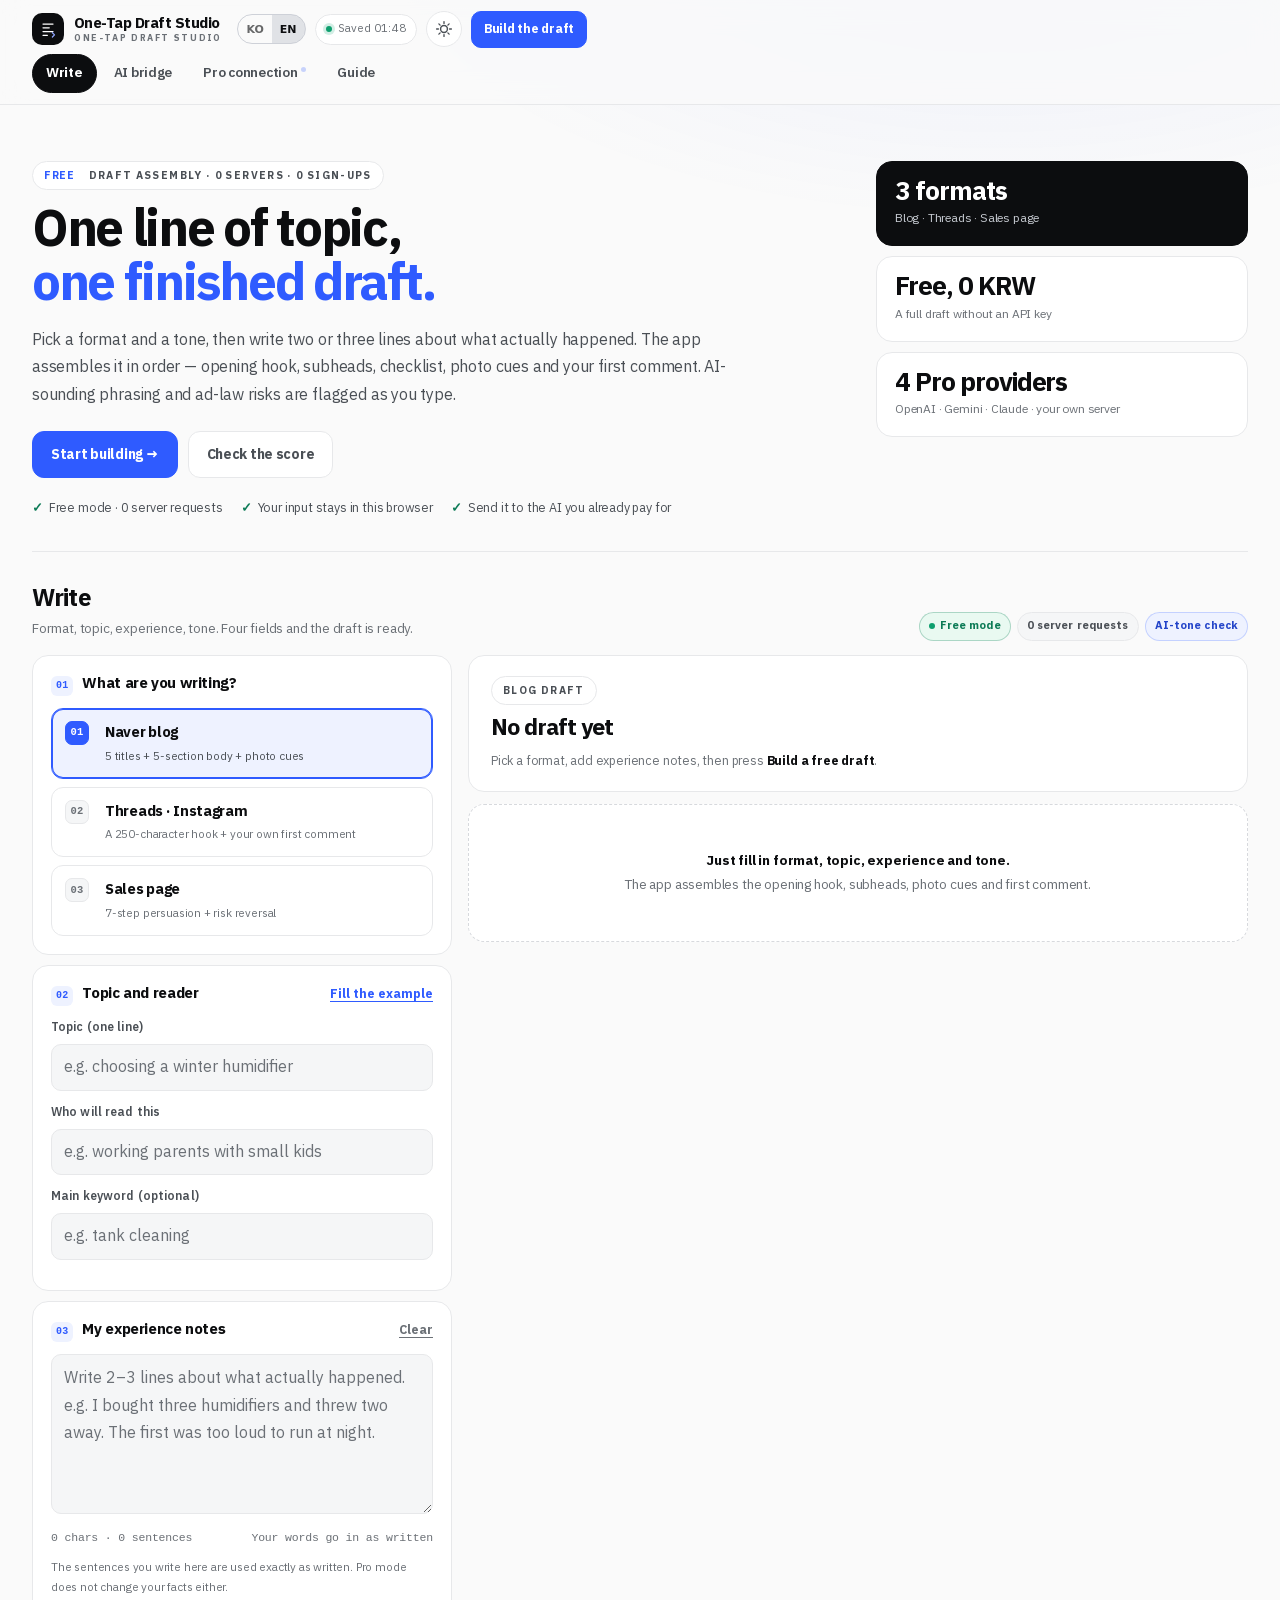
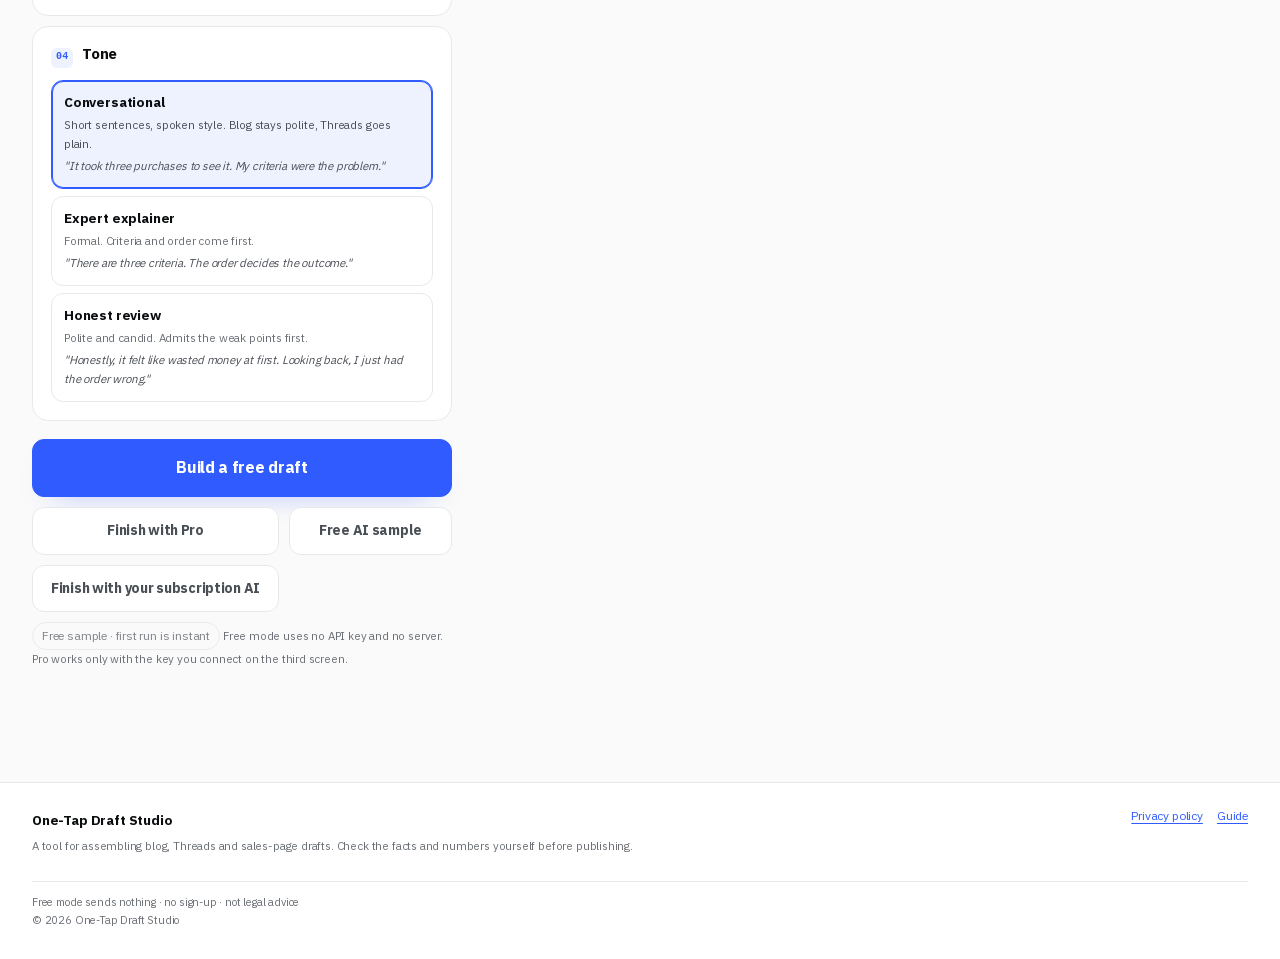
<file: index.html>
<!DOCTYPE html>
<html lang="ko" data-theme="light" data-design="designref.v2/crisp-bento">
<head>
<meta charset="utf-8" />
<meta name="viewport" content="width=device-width, initial-scale=1, viewport-fit=cover" />
<title>원탭 원고 스튜디오 — 블로그·스레드·상세페이지 완성 원고 조립기</title>
<meta name="description" content="주제와 내 경험 2~3줄만 넣으면 네이버 블로그 원고, 스레드 훅·첫 댓글, 상세페이지 7단 카피를 조립합니다. API 키 없이 무료로 쓰고, OpenAI·Gemini·Claude·자체 서버를 연결하면 완성 원고를 바로 받습니다. AI 티·표시광고법 위험을 실시간으로 점검합니다." />
<meta name="theme-color" content="#FAFAFA" />
<meta name="color-scheme" content="light dark" />
<link rel="canonical" href="https://marcj81.github.io/ai-writer-studio/" />
<link rel="icon" href="favicon.svg" type="image/svg+xml" />
<link rel="stylesheet" href="styles.css" />
<script src="i18n-strings.js"></script>
<script src="engines/i18n.js"></script>
<script type="application/ld+json">
{"@context":"https://schema.org","@type":"WebApplication","name":"원탭 원고 스튜디오","applicationCategory":"BusinessApplication","operatingSystem":"Web","offers":{"@type":"Offer","price":"0","priceCurrency":"KRW"},"description":"주제·타깃·경험 메모로 블로그 원고, 스레드 타래, 상세페이지 카피를 조립하고 AI 티·표시광고법 위험을 점검하는 무료 웹앱.","inLanguage":"ko"}
</script>
</head>
<body>
<a class="skip-link" href="#main">본문으로 바로가기</a>

<header class="topbar">
  <div class="topbar-inner">
    <a class="brand" href="#write" data-tab-link="write" aria-label="원탭 원고 스튜디오 홈">
      <span class="brand-mark" aria-hidden="true">
        <svg viewBox="0 0 32 32" width="20" height="20">
          <path d="M8 8h16M8 14h10M8 20h16M8 26h7" stroke="currentColor" stroke-width="2" stroke-linecap="round" />
          <path d="M23 22l3.4 3.4L23 28.8" fill="none" stroke="#8FA5FF" stroke-width="2" stroke-linecap="round" stroke-linejoin="round" />
        </svg>
      </span>
      <span class="brand-text">
        <strong>원탭 원고 스튜디오</strong>
        <small>ONE-TAP DRAFT STUDIO</small>
      </span>
    </a>

    <nav class="tabs" role="tablist" aria-label="주요 화면">
      <button class="tab is-active" role="tab" aria-selected="true" aria-controls="view-write" id="tab-write" data-tab="write">원고 작성</button>
      <button class="tab" role="tab" aria-selected="false" aria-controls="view-bridge" id="tab-bridge" data-tab="bridge">AI 브리지</button>
      <button class="tab" role="tab" aria-selected="false" aria-controls="view-pro" id="tab-pro" data-tab="pro">Pro 연결<span class="pro-dot" aria-hidden="true"></span></button>
      <button class="tab" role="tab" aria-selected="false" aria-controls="view-guide" id="tab-guide" data-tab="guide">사용 안내</button>
    </nav>

    <div class="top-actions">
      <span class="save-state" id="save-state" aria-live="polite">자동 저장됨</span>
      <button type="button" class="icon-btn" id="btn-theme" aria-label="다크 모드로 전환" title="라이트/다크">
        <svg class="ico-sun" viewBox="0 0 20 20" width="18" height="18" aria-hidden="true"><circle cx="10" cy="10" r="3.8" fill="none" stroke="currentColor" stroke-width="1.6"/><path d="M10 1.8v2M10 16.2v2M1.8 10h2M16.2 10h2M4.3 4.3l1.4 1.4M14.3 14.3l1.4 1.4M15.7 4.3l-1.4 1.4M5.7 14.3l-1.4 1.4" stroke="currentColor" stroke-width="1.5" stroke-linecap="round"/></svg>
        <svg class="ico-moon" viewBox="0 0 20 20" width="18" height="18" aria-hidden="true"><path d="M16.4 12.3A6.8 6.8 0 0 1 7.7 3.6a6.8 6.8 0 1 0 8.7 8.7z" fill="none" stroke="currentColor" stroke-width="1.6" stroke-linejoin="round"/></svg>
      </button>
      <button type="button" class="btn btn-primary btn-sm" id="top-primary">
        <span id="top-primary-label">초안 조립</span>
      </button>
    </div>
  </div>
</header>

<main id="main" tabindex="-1">

  <!-- ═══ 원고 작성 ═══ -->
  <section class="view is-active" id="view-write" role="tabpanel" aria-labelledby="tab-write">
    <div class="hero">
      <div class="hero-copy">
        <p class="kicker"><b>FREE</b>원고 조립 · 서버 0 · 가입 0</p>
        <h1>주제 한 줄이면,<br /><em>원고 한 편.</em></h1>
        <p class="hero-lead">포맷과 말투를 고르고, 실제로 겪은 일을 두세 줄 적으면 됩니다. 도입 훅부터 소제목, 체크리스트, 사진 위치, 첫 댓글까지 순서대로 조립합니다. AI 티와 표시광고법 위험은 쓰는 동안 바로 표시됩니다.</p>
        <div class="hero-cta">
          <a class="btn btn-primary" href="#write-form">원고 조립 시작 →</a>
          <a class="btn btn-ghost" href="#draft-title">점수 확인하기</a>
        </div>
        <div class="hero-trust">
          <span>무료 모드 서버 전송 0건</span><span>입력값은 이 브라우저에만</span><span>쓰던 AI 구독에 프롬프트로</span>
        </div>
      </div>
      <ul class="hero-facts" aria-label="이 앱의 기준">
        <li><strong>포맷 3종</strong><span>블로그 · 스레드 · 상세페이지</span></li>
        <li><strong>무료 0원</strong><span>API 키 없이 초안 완성</span></li>
        <li><strong>Pro 4곳</strong><span>OpenAI · Gemini · Claude · 자체 서버</span></li>
      </ul>
    </div>

    <div class="sec">
      <div>
        <h2>원고 작성</h2>
        <p>포맷 · 주제 · 경험 · 말투. 네 칸이면 초안이 나옵니다.</p>
      </div>
      <div class="sec-tags">
        <span class="tag live">무료 모드</span><span class="tag">서버 전송 0</span><span class="tag blue">AI 티 점검</span>
      </div>
    </div>

    <div class="studio">
      <aside class="panel panel-input" aria-label="원고 조건">
        <form id="write-form" novalidate>
          <div class="step">
            <div class="step-head"><span class="step-no">01</span><h2>무엇을 쓸까요</h2></div>
            <div class="format-grid" id="format-grid" role="radiogroup" aria-label="포맷"></div>
          </div>

          <div class="step">
            <div class="step-head"><span class="step-no">02</span><h2>주제와 독자</h2>
              <button type="button" class="link-btn" id="btn-sample">예시 채우기</button>
            </div>
            <label class="field"><span>주제 (한 줄)</span>
              <input id="f-topic" class="input" type="text" maxlength="60" placeholder="예) 겨울 가습기 고르기" autocomplete="off" />
            </label>
            <label class="field"><span>이 글을 읽을 사람</span>
              <input id="f-target" class="input" type="text" maxlength="40" placeholder="예) 아이 키우는 맞벌이 부모" autocomplete="off" />
            </label>
            <label class="field"><span>핵심 키워드 (선택)</span>
              <input id="f-keyword" class="input" type="text" maxlength="30" placeholder="예) 물통 세척" autocomplete="off" />
            </label>
          </div>

          <div class="step">
            <div class="step-head"><span class="step-no">03</span><h2>내 경험 메모</h2>
              <button type="button" class="link-btn muted" id="btn-clear-exp">비우기</button>
            </div>
            <label class="sr-only" for="f-experience">내 경험 메모</label>
            <textarea id="f-experience" class="input area" rows="5" placeholder="실제로 겪은 일을 2~3줄로 적으세요.&#10;예) 가습기 3대 사고 2대를 버렸어요.&#10;소리가 커서 밤에 못 켠 게 첫 번째 이유였습니다."></textarea>
            <div class="input-foot">
              <span class="counter" id="exp-count">0자 · 0문장</span>
              <span class="counter">3곳에 그대로 들어갑니다</span>
            </div>
            <p class="form-note">여기 적은 문장은 지어내지 않고 그대로 씁니다. Pro 모드에서도 사실은 바꾸지 않습니다.</p>
          </div>

          <div class="step">
            <div class="step-head"><span class="step-no">04</span><h2>말투</h2></div>
            <div class="tone-grid" id="tone-grid" role="radiogroup" aria-label="말투"></div>
          </div>

          <div class="step" id="product-step">
            <div class="step-head"><span class="step-no">05</span><h2>제품·가격 <span class="counter">(상세페이지에서 사용)</span></h2></div>
            <div class="field-row">
              <label class="field"><span>제품 이름</span>
                <input id="f-product" class="input" type="text" maxlength="40" placeholder="예) 위에서 채우는 가습기" autocomplete="off" />
              </label>
              <label class="field"><span>가격 표기</span>
                <input id="f-price" class="input" type="text" maxlength="30" placeholder="예) 39,000원" autocomplete="off" />
              </label>
            </div>
            <p class="form-note">가격과 환불 조건은 실제 정책만 적으세요. 앱이 조건을 만들지 않습니다.</p>
          </div>

          <button type="submit" class="btn btn-primary btn-lg" id="btn-assemble">무료로 초안 조립</button>
          <div class="field-row" style="margin-top:10px">
            <button type="button" class="btn btn-ghost" id="btn-pro-write">Pro로 완성</button>
            <button type="button" class="btn btn-ghost" id="btn-free-write">무료 AI 맛보기</button>
            <button type="button" class="btn btn-ghost" id="btn-bridge-write">구독 AI로 완성</button>
          </div>
          <p class="form-note"><span id="free-badge"></span> 무료 모드는 API 키도 서버도 쓰지 않습니다. Pro는 3번 화면에서 연결한 키로만 동작합니다.</p>
          <div id="free-upgrade" class="free-upgrade-slot"></div>
        </form>
      </aside>

      <section class="panel panel-result" aria-labelledby="draft-title">
        <div class="result-head">
          <div>
            <p class="kicker" id="draft-kicker">DRAFT</p>
            <h2 id="draft-title">아직 원고가 없습니다</h2>
            <p class="result-meta" id="draft-meta">포맷을 고르고 경험 메모를 넣은 뒤 <strong>무료로 초안 조립</strong>을 누르세요.</p>
          </div>
          <div class="score-box" id="score-box" hidden>
            <span class="score-num" id="score-num">0<span>/100</span></span>
            <span class="grade" id="score-grade" data-g="A">A</span>
            <div>
              <div class="score-label" id="score-label">점검 전</div>
              <div class="score-label" id="char-line">0자 / 목표 0자</div>
            </div>
            <div class="meter" aria-hidden="true"><span id="score-meter" style="width:0%"></span></div>
          </div>
        </div>

        <p class="empty-state" id="result-empty"><strong>포맷 · 주제 · 경험 · 말투만 채우면 됩니다.</strong><br />도입 훅부터 소제목, 사진 위치, 첫 댓글까지 앱이 조립합니다.</p>

        <div id="result-body" hidden>
          <div id="titles-wrap" hidden>
            <div class="step-head"><h2 id="titles-title">제목 5안</h2><span class="counter" id="titles-note">28~42자 권장</span></div>
            <div class="title-cards" id="titles-list"></div>
          </div>

          <div class="editor-wrap">
            <div class="editor-bar">
              <span class="kicker" id="editor-kicker">본문</span>
              <span class="spacer"></span>
              <button type="button" class="btn btn-ghost btn-sm" id="btn-variant">다른 구성</button>
              <button type="button" class="btn btn-ghost btn-sm" id="btn-polish">AI 티 다듬기</button>
            </div>
            <label class="sr-only" for="draft-editor">원고 본문</label>
            <textarea id="draft-editor" class="editor" spellcheck="false" placeholder="여기에 원고가 나옵니다. 자유롭게 고쳐도 점검은 계속 갱신됩니다."></textarea>
            <div class="editor-bar">
              <button type="button" class="btn btn-ghost btn-sm" id="btn-copy">본문 복사</button>
              <button type="button" class="btn btn-ghost btn-sm" id="btn-md">MD</button>
              <button type="button" class="btn btn-ghost btn-sm" id="btn-html">HTML</button>
              <button type="button" class="btn btn-ghost btn-sm" id="btn-txt">TXT</button>
              <span class="spacer"></span>
              <button type="button" class="btn btn-ghost btn-sm" id="btn-pro-polish">Pro로 다듬기</button>
            </div>
            <div class="editor-bar copy-row">
              <span class="counter">형식 복사</span>
              <button type="button" class="link-btn muted" id="btn-copy-md">Markdown</button>
              <button type="button" class="link-btn muted" id="btn-copy-html">HTML</button>
              <button type="button" class="link-btn muted" id="btn-copy-txt">텍스트</button>
            </div>
          </div>

          <div id="thread-extras" hidden>
            <div class="hook-box">
              <div class="hb-head">
                <h3>첫 줄 (훅) — 250자 제한</h3>
                <span class="hb-num" id="hook-count">0자</span>
              </div>
              <p id="hook-text">—</p>
            </div>
            <div class="hook-box comment-box" style="margin-top:8px">
              <div class="hb-head">
                <h3>자기 첫 댓글 (1분 안에 달기)</h3>
                <button type="button" class="link-btn" id="btn-copy-comment">복사</button>
              </div>
              <label class="sr-only" for="first-comment">자기 첫 댓글</label>
              <textarea id="first-comment" class="input area"></textarea>
            </div>
          </div>

          <details class="details" id="outline-details" open>
            <summary>구조 · 사진 배치 <span class="sum-meta" id="outline-meta">—</span></summary>
            <div class="details-body">
              <div>
                <p class="kicker">소제목 흐름</p>
                <ul class="outline-list" id="outline-list"></ul>
              </div>
              <div>
                <p class="kicker">사진·캡처 위치</p>
                <ul class="photo-list" id="photo-list"></ul>
              </div>
              <p class="form-note" id="remaining-note">—</p>
            </div>
          </details>

          <details class="details" id="style-details" open>
            <summary>문체 진단 <span class="sum-meta" id="style-meta">—</span></summary>
            <div class="details-body">
              <div class="style-grid" id="style-grid"></div>
              <ul class="style-tips" id="style-tips"></ul>
            </div>
          </details>

          <details class="details" id="quality-details" open>
            <summary>점검 결과 <span class="sum-meta" id="quality-meta">—</span></summary>
            <div class="details-body">
              <ul class="issue-list" id="issue-list"></ul>
              <p class="form-note" id="issue-empty" hidden>걸리는 표현이 없습니다. 이대로 올려도 좋습니다.</p>
              <div class="positive-list" id="positive-list"></div>
            </div>
          </details>
        </div>
      </section>
    </div>
  </section>

  <!-- ═══ AI 브리지 ═══ -->
  <section class="view" id="view-bridge" role="tabpanel" aria-labelledby="tab-bridge" hidden>
    <div class="page-head">
      <p class="kicker">AI BRIDGE · 무료</p>
      <h1>내 구독 AI에게 <em>맥락</em>을 넘기기.</h1>
      <p class="lead">지금 화면의 주제·경험 메모·말투·금지 규칙을 한 장 프롬프트로 묶습니다. 복사해서 ChatGPT·Claude·Gemini에 붙여넣으면 같은 원고를 더 길고 자연스럽게 받을 수 있습니다. API 키는 필요 없습니다.</p>
    </div>
    <div class="bridge-grid">
      <section class="panel">
        <div class="step-head"><span class="step-no">01</span><h2>프롬프트</h2>
          <button type="button" class="link-btn" id="btn-bridge-build">지금 입력으로 다시 만들기</button>
        </div>
        <div class="bridge-context" id="bridge-context">원고 작성 화면의 입력을 기준으로 만듭니다.</div>
        <label class="sr-only" for="bridge-prompt">AI에 보낼 프롬프트</label>
        <textarea id="bridge-prompt" class="input area mono prompt-area" readonly></textarea>
        <div class="bridge-actions">
          <button type="button" class="btn btn-primary" id="btn-bridge-copy">프롬프트 복사</button>
          <button type="button" class="btn btn-ghost" data-open-ai="chatgpt">ChatGPT 열기</button>
          <button type="button" class="btn btn-ghost" data-open-ai="claude">Claude 열기</button>
          <button type="button" class="btn btn-ghost" data-open-ai="gemini">Gemini 열기</button>
        </div>
        <p class="form-note">새 탭으로 열립니다. 받은 원고는 아래에 붙여넣으면 편집기로 가져옵니다.</p>

        <div class="step-head mt"><span class="step-no">02</span><h2>받은 원고 붙여넣기</h2></div>
        <label class="sr-only" for="ai-paste">AI가 준 원고</label>
        <textarea id="ai-paste" class="input area" rows="5" placeholder="AI가 준 원고를 그대로 붙여넣으세요. 제목 후보가 섞여 있으면 본문만 남기고 지우면 됩니다."></textarea>
        <button type="button" class="btn btn-ghost" id="btn-ai-import">편집기로 가져오기</button>
      </section>

      <section class="panel">
        <div class="step-head"><span class="step-no">03</span><h2>이 프롬프트에 들어가는 것</h2></div>
        <div class="privacy-box">
          <h3>들어가는 정보</h3>
          <ul>
            <li>주제 · 독자 · 핵심 키워드</li>
            <li>내 경험 메모(적은 그대로)</li>
            <li>말투와 포맷별 구조 규칙</li>
            <li>금지 표현 목록(표시광고법 · AI 티)</li>
          </ul>
          <p>계정 정보, 연락처, 다른 화면의 내용은 넣지 않습니다. 프롬프트는 이 브라우저에서만 만들어지고, 복사하기 전에는 아무 데도 전송되지 않습니다.</p>
        </div>
        <div class="privacy-box" style="margin-top:12px">
          <h3>왜 구독 AI인가</h3>
          <p>이미 쓰고 있는 ChatGPT·Claude·Gemini 구독이 있다면 추가 결제 없이 가장 긴 원고를 받을 수 있습니다. 앱은 프롬프트만 만들어 주고, 전송은 사용자가 직접 합니다.</p>
        </div>
        <div class="privacy-box" style="margin-top:12px">
          <h3>받은 원고 검수</h3>
          <p>가져오면 자동으로 AI 티·금지어·분량을 다시 점검합니다. 그대로 올리기 전에 경험과 수치가 맞는지 한 번만 확인하세요.</p>
        </div>
      </section>
    </div>
  </section>

  <!-- ═══ Pro 연결 ═══ -->
  <section class="view" id="view-pro" role="tabpanel" aria-labelledby="tab-pro" hidden>
    <div class="page-head">
      <p class="kicker">PRO MODE · 선택</p>
      <h1>유료 API를 붙이면, <em>2,000자 원고</em>를 바로.</h1>
      <p class="lead">키를 넣고 버튼을 누를 때만 요청이 나갑니다. 기본 저장 위치는 이 탭의 메모리(sessionStorage)이고, 창을 닫으면 사라집니다. 연결하지 않아도 무료 모드는 그대로 동작합니다.</p>
    </div>
    <div class="pro-grid">
      <section class="panel">
        <div class="step-head"><span class="step-no">01</span><h2>제공자 선택</h2><span class="counter">1~3번은 바로 연결</span></div>
        <div class="provider-list" id="provider-list" role="radiogroup" aria-label="Pro API 제공자"></div>

        <div class="step-head mt"><span class="step-no">02</span><h2>연결 정보</h2></div>
        <label class="field"><span id="key-label">API 키</span>
          <input id="pro-key" class="input" type="password" autocomplete="off" spellcheck="false" placeholder="API 키 붙여넣기" />
        </label>
        <div class="field-row">
          <label class="field"><span>모델</span>
            <input id="pro-model" class="input" type="text" list="model-options" maxlength="80" autocomplete="off" placeholder="모델 이름" />
            <datalist id="model-options"></datalist>
          </label>
          <label class="field"><span>응답 온도</span>
            <select id="pro-temp" class="input select">
              <option value="0.4">0.4 · 단정하게</option>
              <option value="0.7" selected>0.7 · 기본</option>
              <option value="0.9">0.9 · 표현 넓게</option>
            </select>
          </label>
        </div>
        <label class="field" id="server-row" hidden><span>자체 서버 주소 (프록시)</span>
          <input id="pro-server" class="input" type="url" maxlength="300" autocomplete="off" spellcheck="false" placeholder="https://내서버.example.com/write" />
        </label>
        <p class="form-note" id="pro-hint">모델 이름은 직접 확인해 바꿀 수 있습니다.</p>
        <div class="bridge-actions">
          <button type="button" class="btn btn-primary" id="btn-pro-generate">Pro로 원고 뽑기</button>
          <button type="button" class="btn btn-ghost" id="btn-pro-polish-now">AI 티 다듬기 요청</button>
          <button type="button" class="btn btn-ghost" id="btn-pro-clear">연결 지우기</button>
        </div>
        <p class="status" id="pro-status" aria-live="polite"></p>
      </section>

      <section class="panel">
        <div class="step-head"><span class="step-no">03</span><h2>연결 상태</h2></div>
        <div class="pro-status" id="pro-desc">
          <div class="row"><span>제공자</span><b id="pd-provider">OpenAI</b></div>
          <div class="row"><span>모델</span><b id="pd-model">—</b></div>
          <div class="row"><span>키</span><b id="pd-key">없음</b></div>
          <div class="row"><span>보내는 곳</span><b id="pd-endpoint">—</b></div>
          <div class="row"><span>준비</span><b id="pd-ready">무료 모드</b></div>
        </div>
        <p class="form-note" id="pd-note">키를 넣으면 이 탭에서만 유지됩니다.</p>
        <div class="privacy-box" style="margin-top:12px">
          <h3>비용·키 안내</h3>
          <ul>
            <li>키 발급 계정에 사용료가 청구됩니다(제공자·모델·토큰에 따라 다름).</li>
            <li>이 앱은 결제를 대신하지 않고, 키를 서버로 보내지 않습니다.</li>
            <li>공용 PC에서는 <strong>연결 지우기</strong>를 누르세요.</li>
            <li>키를 저장하지 않으려면 <strong>응답 온도</strong>만 바꿔도 무료 모드는 그대로 씁니다.</li>
          </ul>
        </div>
        <div class="privacy-box" style="margin-top:12px">
          <h3>보내는 내용</h3>
          <p>주제·독자·경험 메모·말투·구조 규칙·금지 목록으로 만든 프롬프트 1건과, 다듬기 요청 시 현재 원고 본문입니다. 계정 정보나 연락처는 넣지 않습니다.</p>
        </div>
        <button type="button" class="link-btn muted" id="btn-key-page" style="margin-top:10px">키 발급 페이지 열기</button>
      </section>
    </div>
  </section>

  <!-- ═══ 사용 안내 ═══ -->
  <section class="view" id="view-guide" role="tabpanel" aria-labelledby="tab-guide" hidden>
    <div class="page-head">
      <p class="kicker">GUIDE</p>
      <h1>무료로 쓰는 법과, <em>Pro로 넘어갈 때.</em></h1>
      <p class="lead">이 앱은 원고를 "대신 써 주는" 도구가 아니라, 구조와 순서를 잡아 주는 도구입니다. 경험 메모가 구체적일수록 결과가 덜 자동처럼 보입니다.</p>
    </div>
    <div class="guide-grid">
      <section class="panel">
        <div class="guide-section">
          <h2>1. 세 단계면 초안이 나옵니다</h2>
          <ul>
            <li>포맷을 고르고 주제·독자를 한 줄씩 적습니다.</li>
            <li>경험 메모에 실제로 겪은 일을 2~3줄 적습니다. 여기 적은 문장이 원고의 뼈대가 됩니다.</li>
            <li>말투를 고르고 <strong>무료로 초안 조립</strong>을 누릅니다.</li>
          </ul>
          <p>초안은 소제목·체크리스트·사진 위치까지 갖춘 상태로 나옵니다. 문장을 고치면 오른쪽 점검이 바로 다시 계산됩니다.</p>
        </div>
        <div class="guide-section">
          <h2>2. 포맷별 기준</h2>
          <table class="rule-table fmt-table">
            <thead><tr><th>포맷</th><th>구조</th><th>분량</th><th>주의</th></tr></thead>
            <tbody>
              <tr><td>네이버 블로그</td><td>제목 5안 · 도입 3~4문장 · 소제목 5단 · 체크리스트 · 비교표 · 끝 질문</td><td>2,200자 목표</td><td>실사 사진 5~6장, 내부링크 2건, AI 생성 이미지 금지</td></tr>
              <tr><td>스레드·인스타</td><td>250자 훅 · 2~4부 타래 · 마무리 · 자기 첫 댓글</td><td>250~500자</td><td>본문 링크 0건, 캡처 1장, 끝에 질문</td></tr>
              <tr><td>상세페이지</td><td>문제 · 원인 · 해결 · 증거 · 차별점 · 리스크 리버설 · CTA</td><td>900~1,500자</td><td>최상급·보장 표현 금지, 환불 조건은 실제 정책만</td></tr>
            </tbody>
          </table>
        </div>
        <div class="guide-section">
          <h2>3. 점검 항목이 뜻하는 것</h2>
          <h3>AI 티 표현</h3>
          <p>"다양한", "최고의", "~에 대한", "그것은"처럼 요약·번역체로 읽히는 표현을 셉니다. <strong>AI 티 다듬기</strong>를 누르면 규칙으로 바꿀 수 있는 것만 자동으로 고칩니다.</p>
          <h3>표시광고법 위험</h3>
          <p>근거 없는 1위·최상급·100%·완치·부작용 없음 같은 단정입니다. 자동으로 바꾸지 않습니다. 사실이 아니면 직접 지우세요.</p>
          <h3>도달 저하 표현</h3>
          <p>맞팔·공구·DM 유도·링크 유도는 스레드·인스타에서 노출이 줄어드는 표현입니다.</p>
        </div>
        <div class="guide-section">
          <h2>4. 무료 모드와 Pro의 차이</h2>
          <table class="rule-table">
            <thead><tr><th></th><th>무료</th><th>Pro</th></tr></thead>
            <tbody>
              <tr><td>준비물</td><td>없음</td><td>유료 API 키 또는 자체 서버</td></tr>
              <tr><td>결과</td><td>구조가 잡힌 초안(1,400자 안팎)</td><td>2,000자 이상 완성 원고</td></tr>
              <tr><td>비용</td><td>0원</td><td>제공자 계정에 사용료</td></tr>
              <tr><td>전송</td><td>없음(브라우저 안에서만)</td><td>버튼을 누를 때만 프롬프트 전송</td></tr>
              <tr><td>AI 티 다듬기</td><td>규칙 기반</td><td>모델에 다시 요청</td></tr>
            </tbody>
          </table>
        </div>
        <div class="guide-section">
          <h2>5. 저장과 삭제</h2>
          <p>입력한 내용과 원고는 이 브라우저의 <code>localStorage</code>에만 남습니다. Pro 키는 기본적으로 <code>sessionStorage</code>에만 두고, 탭을 닫으면 사라집니다. 비우려면 입력 화면에서 내용을 지우거나 브라우저 사이트 데이터를 삭제하세요.</p>
        </div>
      </section>
      <aside class="panel">
        <h2 style="font-size:15px">자주 막히는 곳</h2>
        <div class="guide-section" style="margin-top:10px">
          <h3>원고가 짧게 느껴질 때</h3>
          <p>경험 메모를 한 줄 더 넣으세요. 앱은 적힌 사실만 쓰기 때문에, 메모가 짧으면 원고도 짧습니다.</p>
          <h3>AI 티가 남을 때</h3>
          <p>문장을 60자 아래로 끊고, "결론적으로" 같은 연결어를 지우세요. 그래도 남으면 <strong>Pro로 다듬기</strong>를 쓰세요.</p>
          <h3>Pro 연결이 실패할 때</h3>
          <p>OpenAI·Claude는 브라우저 직접 호출을 막는 경우가 있습니다. 그때는 4번 자체 서버(프록시)를 쓰세요. 키 오류(401)와 한도(429)는 메시지로 구분해 알려 줍니다.</p>
          <h3>모델 이름</h3>
          <p>제공자마다 이름이 자주 바뀝니다. 기본값이 거부되면 발급 페이지에서 현재 이름을 확인해 바꾸세요.</p>
        </div>
        <div class="privacy-box" style="margin-top:14px">
          <h3>책임 범위</h3>
          <p>이 앱은 문장을 조립하고 위험 표현을 표시합니다. 사실관계·법적 판단·게시 책임은 작성자에게 있습니다.</p>
        </div>
      </aside>
    </div>
  </section>
</main>

<footer class="footer">
  <div class="footer-inner">
    <div class="footer-brand">
      <strong>원탭 원고 스튜디오</strong>
      <p>블로그·스레드·상세페이지 원고를 조립하는 도구입니다. 올리기 전에 사실과 수치를 직접 확인하세요.</p>
    </div>
    <div class="footer-links">
      <a href="privacy.html" id="footer-privacy">개인정보 처리방침</a>
      <a href="README.md">사용 안내</a>
    </div>
    <p class="footer-note">무료 모드 서버 전송 0건 · 회원가입 없음 · 법률 자문 아님<br />© 2026 One-Tap Draft Studio</p>
  </div>
</footer>

<div class="toast-root" id="toast-root" aria-live="polite" aria-atomic="true"></div>

<script src="data.js"></script>
<script src="engines/copy-psych-engine.js"></script>
<script src="engines/pro-api-connector.js"></script>
<script src="engines/free-ai.js"></script>
<script src="style.js"></script>
<script src="core.js"></script>
<script src="app.js"></script>
</body>
</html>
</file>
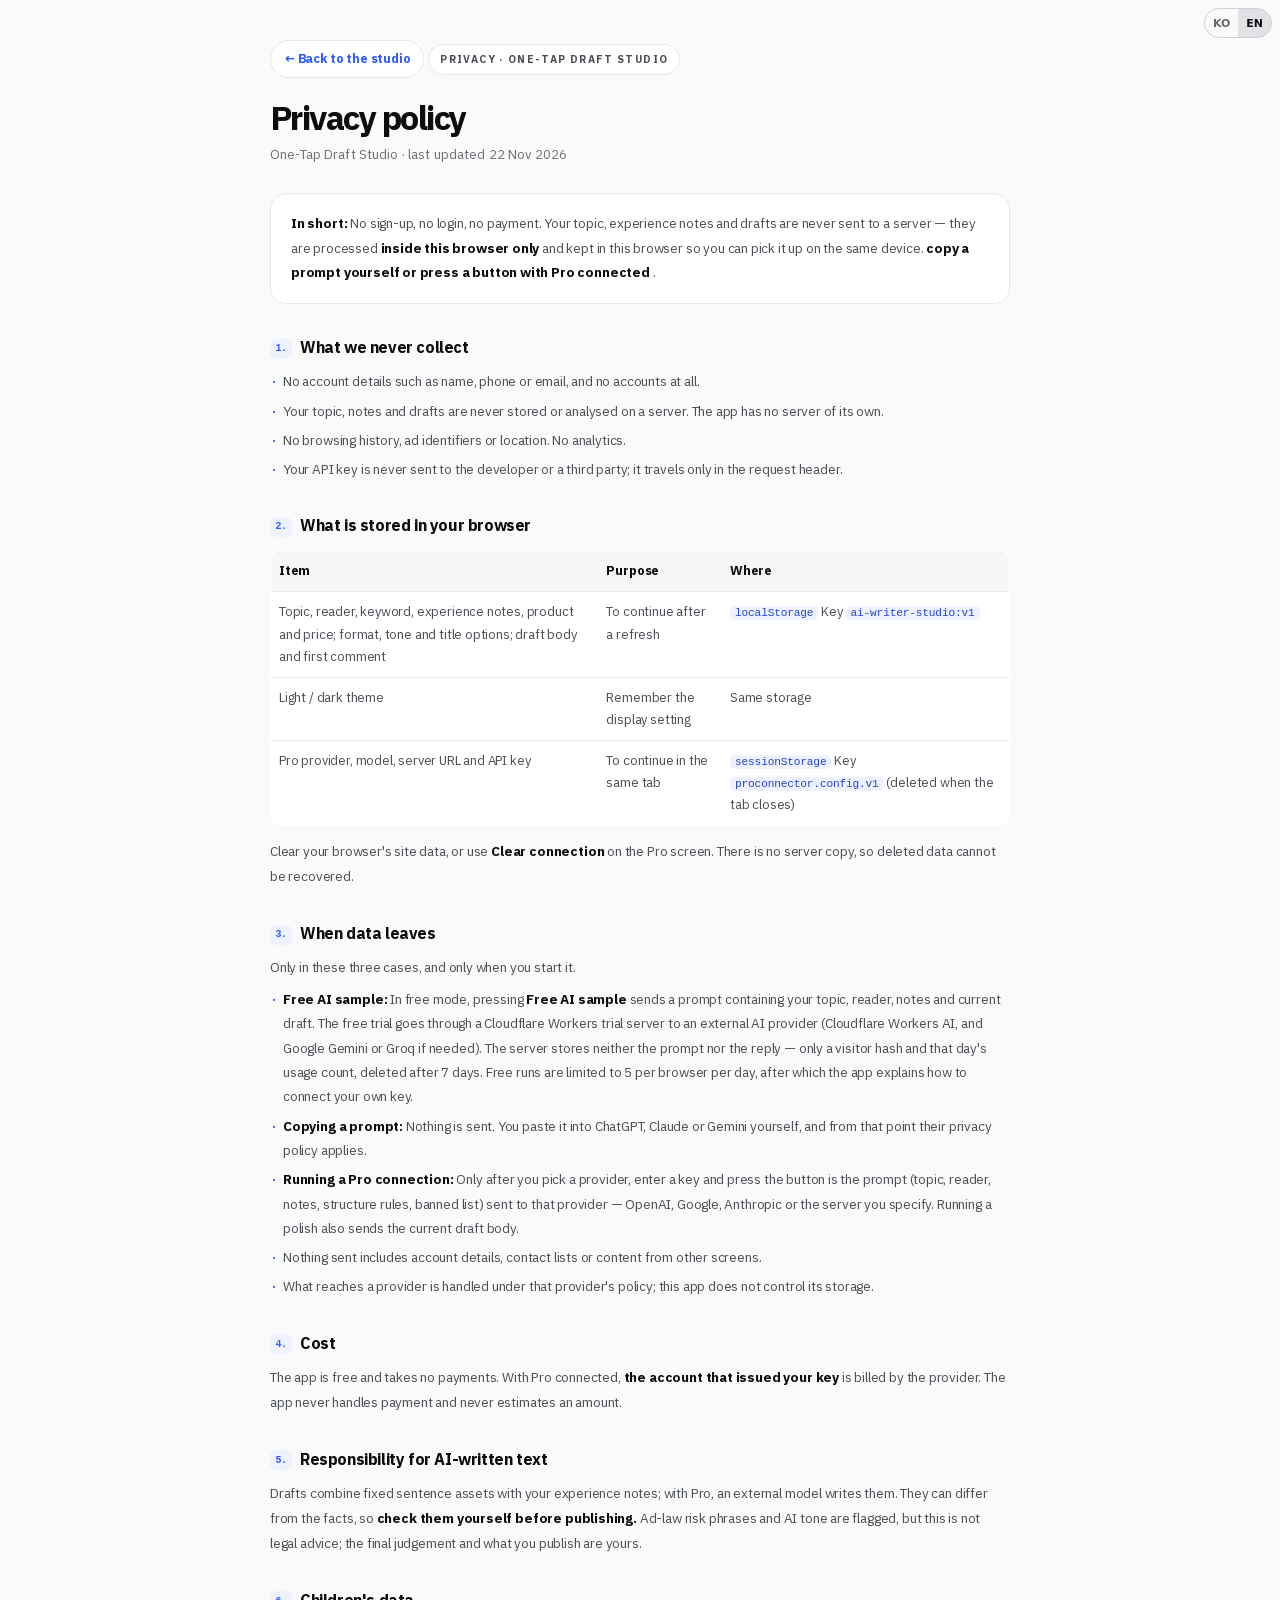
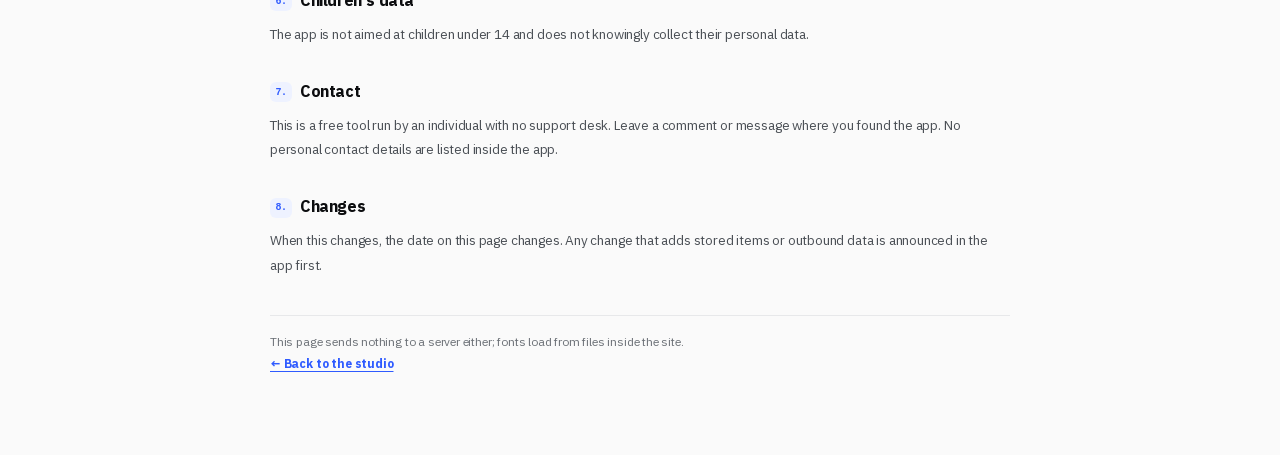
<file: privacy.html>
<!DOCTYPE html>
<html lang="ko">
<head>
<meta charset="utf-8" />
<meta name="viewport" content="width=device-width, initial-scale=1, viewport-fit=cover" />
<script src="i18n-strings.js"></script>
<script src="engines/i18n.js"></script>
<title>개인정보 처리방침 — 원탭 원고 스튜디오</title>
<meta name="description" content="원탭 원고 스튜디오는 주제와 경험 메모를 서버로 보내지 않습니다. 무엇을 어디에 저장하고, 어떤 경우에만 외부로 전송되는지 안내합니다." />
<meta name="robots" content="index, follow" />
<meta name="theme-color" content="#FAFAFA" />
<link rel="canonical" href="https://marcj81.github.io/ai-writer-studio/privacy.html" />
<link rel="icon" href="favicon.svg" type="image/svg+xml" />
<style>
  @font-face{font-family:'PlexKR';src:url('assets/fonts/plexkr-Regular.woff2') format('woff2');font-weight:400;font-style:normal;font-display:swap}
  @font-face{font-family:'PlexKR';src:url('assets/fonts/plexkr-SemiBold.woff2') format('woff2');font-weight:500 600;font-style:normal;font-display:swap}
  @font-face{font-family:'PlexKR';src:url('assets/fonts/plexkr-Bold.woff2') format('woff2');font-weight:700 900;font-style:normal;font-display:swap}
  :root{
    --bg:#FAFAFA; --card:#FFFFFF; --card-2:#F5F6F7; --ink:#0C0D0F; --ink-2:#4A4F55; --ink-3:#6B7076;
    --line:#E7E8EA; --accent:#2F5BFF; --accent-2:#2445C9; --accent-soft:#EEF2FF;
    --r:16px; --r-sm:10px;
    --font:'PlexKR',-apple-system,BlinkMacSystemFont,'Apple SD Gothic Neo','Malgun Gothic','Noto Sans KR',sans-serif;
  }
  *{box-sizing:border-box}
  html,body{margin:0}
  body{background:var(--bg);color:var(--ink);font-family:var(--font);font-size:16px;line-height:1.75;-webkit-text-size-adjust:100%;letter-spacing:-.011em}
  .doc{max-width:780px;margin:0 auto;padding:40px 20px 72px}
  .back-top{display:inline-flex;align-items:center;gap:6px;margin-bottom:22px;font-size:12.5px;font-weight:700;color:var(--accent);text-decoration:none;background:var(--card);border:1px solid var(--line);border-radius:999px;padding:7px 13px}
  .back-top:hover{color:var(--accent-2);border-color:#D7D9DD}
  .eyebrow{display:inline-flex;align-items:center;gap:7px;font-size:10.5px;font-weight:700;letter-spacing:.13em;text-transform:uppercase;color:var(--ink-2);background:var(--card);border:1px solid var(--line);border-radius:999px;padding:5px 11px;margin-bottom:12px}
  h1{font-size:34px;font-weight:800;letter-spacing:-.045em;margin:0 0 6px;line-height:1.1}
  .lead{margin:0 0 26px;font-size:13px;color:var(--ink-3);letter-spacing:.01em}
  .box{border:1px solid var(--line);background:var(--card);border-radius:var(--r);padding:18px 20px;margin:0 0 28px}
  .box p{margin:0;font-size:13.5px;line-height:1.8;color:var(--ink-2)}
  .box strong{color:var(--ink);font-weight:700}
  .box .hl{color:var(--accent);font-weight:700}
  h2{font-size:16px;margin:30px 0 8px;letter-spacing:-.025em;font-weight:800}
  h2 .no{display:inline-grid;place-items:center;min-width:22px;height:20px;padding:0 5px;color:var(--accent);font-weight:700;margin-right:8px;font-family:ui-monospace,Menlo,monospace;font-size:10px;background:var(--accent-soft);border-radius:6px;vertical-align:2px}
  p{margin:0 0 7px;font-size:13.5px;line-height:1.85;color:var(--ink-2);word-break:keep-all}
  ul{margin:6px 0 10px;padding-left:0;list-style:none}
  li{font-size:13.5px;line-height:1.8;color:var(--ink-2);margin-bottom:5px;word-break:keep-all;padding-left:13px;position:relative}
  li::before{content:"·";position:absolute;left:2px;color:var(--accent);font-weight:800}
  strong{color:var(--ink);font-weight:700}
  code{font-family:ui-monospace,SFMono-Regular,Menlo,monospace;font-size:.86em;background:var(--accent-soft);color:var(--accent-2);padding:1px 5px;border-radius:5px}
  a{color:var(--accent);text-underline-offset:3px}
  table{width:100%;border-collapse:collapse;margin:10px 0 14px;font-size:13px;background:var(--card);border:1px solid var(--line);border-radius:var(--r-sm);overflow:hidden}
  th,td{border-bottom:1px solid var(--line);padding:9px 8px;text-align:left;vertical-align:top;color:var(--ink-2);line-height:1.7}
  th{font-weight:700;color:var(--ink);white-space:nowrap;background:var(--card-2)}
  tr:last-child td{border-bottom:0}
  .foot{margin-top:36px;padding-top:16px;border-top:1px solid var(--line);font-size:12px;color:var(--ink-3);line-height:1.8}
  .foot a{font-weight:700}
  :focus-visible{outline:2px solid var(--accent);outline-offset:2px;border-radius:6px}
  @media (max-width:480px){ .doc{padding:28px 16px 60px} h1{font-size:27px} th{white-space:normal} }
  @media (prefers-color-scheme:dark){
    :root{--bg:#0C0D0F;--card:#15171C;--card-2:#1B1E24;--ink:#F3F4F6;--ink-2:#C2C7CF;--ink-3:#A8AEB8;--line:#2A2D34;--accent:#8FA5FF;--accent-2:#B9C6FF;--accent-soft:#1B2340}
    code{color:var(--accent)}
    .back-top:hover{border-color:#3A3F48}
  }
</style>
</head>
<body>
<main class="doc">
  <a class="back-top" href="./">← 스튜디오로 돌아가기</a>
  <p class="eyebrow">Privacy · 원탭 원고 스튜디오</p>
  <h1>개인정보 처리방침</h1>
  <p class="lead">원탭 원고 스튜디오 · 최종 갱신 2026-11-22</p>

  <div class="box">
    <p><strong>요약:</strong> 이 앱은 회원가입·로그인·결제가 없습니다. 주제, 경험 메모, 원고는
    <strong>서버로 보내지 않고</strong> 이 브라우저 안에서만 처리됩니다. 입력과 원고는 같은 기기에서 이어 쓰도록
    브라우저 저장소(localStorage)에만 남습니다. Pro API 키는 기본적으로 탭 메모리(sessionStorage)에만 두고,
    창을 닫으면 사라집니다. AI 브리지에서 프롬프트를 <strong>직접 복사하거나 Pro 연결을 켜고 버튼을 누를 때만</strong>
    외부로 전송됩니다.</p>
  </div>

  <h2><span class="no">1.</span>수집하지 않는 것</h2>
  <ul>
    <li>이름·전화번호·이메일 같은 계정 정보를 받지 않습니다. 계정을 만들지 않습니다.</li>
    <li>주제·경험 메모·원고를 서버에 저장하거나 분석하지 않습니다. 이 앱에는 자체 서버가 없습니다.</li>
    <li>방문 기록·광고 식별자·위치를 수집하지 않습니다. 분석 도구(애널리틱스)를 넣지 않았습니다.</li>
    <li>입력한 API 키를 개발자나 제3자에게 보내지 않습니다. 키는 요청 헤더에만 실립니다.</li>
  </ul>

  <h2><span class="no">2.</span>브라우저에 저장하는 것</h2>
  <table>
    <thead><tr><th>항목</th><th>목적</th><th>남는 곳</th></tr></thead>
    <tbody>
      <tr><td>주제·독자·핵심 키워드·경험 메모·제품·가격, 포맷·말투·제목 후보, 원고 본문과 첫 댓글</td><td>새로고침해도 작업을 잇기 위해</td><td><code>localStorage</code> 키 <code>ai-writer-studio:v1</code></td></tr>
      <tr><td>라이트/다크 테마</td><td>화면 설정 유지</td><td>같은 키</td></tr>
      <tr><td>Pro 제공자·모델·서버 주소·API 키</td><td>같은 탭에서 이어 쓰기 위해</td><td><code>sessionStorage</code> 키 <code>proconnector.config.v1</code> (탭을 닫으면 삭제)</td></tr>
    </tbody>
  </table>
  <p>저장된 내용은 브라우저 설정에서 사이트 데이터를 지우거나, Pro 화면의 <strong>연결 지우기</strong>로 삭제할 수 있습니다. 서버에 사본이 없으므로 삭제하면 복구되지 않습니다.</p>

  <h2><span class="no">3.</span>외부로 나가는 경우</h2>
  <p>아래 세 경우에만, 사용자가 직접 실행할 때 전송됩니다.</p>
  <ul>
    <li><strong>무료 AI 맛보기:</strong> 무료 모드에서 <strong>무료 AI 맛보기</strong> 버튼을 누를 때만, 주제·독자·경험 메모·현재 원고가 담긴 프롬프트가 전송됩니다. 무료 체험은 Cloudflare Workers로 운영하는 무료 체험 서버를 거쳐 외부 AI 제공자(Cloudflare Workers AI, 필요하면 Google Gemini·Groq)로 전송됩니다. 서버는 프롬프트와 응답 본문을 저장하지 않고, 방문자 구분용 해시값과 그날의 사용 횟수만 남깁니다(7일 뒤 삭제). 하루 무료 횟수는 브라우저당 5회이며, 다 쓰면 안내와 함께 내 키 연결로 넘깁니다.</li>
    <li><strong>프롬프트 복사:</strong> 아무것도 전송하지 않습니다. 사용자가 ChatGPT·Claude·Gemini 창에 직접 붙여넣습니다. 그때부터는 해당 서비스의 개인정보 처리방침이 적용됩니다.</li>
    <li><strong>Pro 연결 실행:</strong> 사용자가 제공자를 고르고 키를 넣은 뒤 버튼을 누를 때만, 프롬프트(주제·독자·경험 메모·구조 규칙·금지 목록)가 해당 제공자(OpenAI·Google·Anthropic 또는 사용자가 지정한 자체 서버)로 전송됩니다. 다듬기를 실행하면 현재 원고 본문도 함께 전송됩니다.</li>
    <li>전송 내용에 계정 정보, 연락처 목록, 다른 화면의 내용은 포함하지 않습니다.</li>
    <li>제공자에게 전송된 내용은 각 제공자의 정책에 따라 처리되며, 이 앱은 그 보관을 통제하지 않습니다.</li>
  </ul>

  <h2><span class="no">4.</span>비용</h2>
  <p>이 앱 자체는 무료이며 결제 기능이 없습니다. Pro 연결을 쓰면 <strong>사용자가 발급한 키의 계정에</strong> 제공자가 사용료를 청구합니다. 이 앱은 결제를 대신하지 않고, 금액을 예측해 표시하지도 않습니다.</p>

  <h2><span class="no">5.</span>AI가 만든 문장의 책임</h2>
  <p>원고는 정해진 문장 자산과 사용자의 경험 메모를 조합해 만듭니다. Pro 연결 시에는 외부 모델이 문장을 만듭니다. 실제 사실과 다를 수 있으므로 <strong>올리기 전에 작성자가 직접 확인해야 합니다.</strong> 표시광고법 위험 표현과 AI 티를 점검하지만, 법률 자문이 아니며 최종 판단과 게시 책임은 작성자에게 있습니다.</p>

  <h2><span class="no">6.</span>아이 정보</h2>
  <p>만 14세 미만 아동을 대상으로 하지 않으며, 아동의 개인정보를 알면서 수집하지 않습니다.</p>

  <h2><span class="no">7.</span>문의</h2>
  <p>이 앱은 개인이 운영하는 무료 도구이며 별도의 고객센터를 두지 않습니다. 문의는 이 앱을 배포한 곳의 댓글이나 메시지로 남겨 주세요. 앱 안에는 문의를 받기 위한 개인 연락처를 두지 않습니다.</p>

  <h2><span class="no">8.</span>변경 안내</h2>
  <p>내용이 바뀌면 이 페이지의 갱신일을 바꿉니다. 저장 항목이나 외부 전송이 늘어나는 변경은 화면에서 먼저 알립니다.</p>

  <p class="foot">이 페이지도 서버로 아무것도 보내지 않습니다. 폰트는 사이트 안의 파일을 씁니다.<br />
  <a href="./">← 스튜디오로 돌아가기</a></p>
</main>
</body>
</html>
</file>
<file: styles.css>
/* ============================================================================
   원탭 원고 스튜디오 · styles.css
   디자인 시스템: Crisp Bento SaaS (A안, designref.v2/crisp-bento)
     bg #FAFAFA · surface #FFFFFF · surface-2 #F5F6F7
     ink #0C0D0F · sub #4A4F55 · muted #6B7076 · line #E7E8EA
     accent #2F5BFF (단일 액센트) · radius 16 / 12 / 10 / pill
     산세리프 800 헤드라인, 카드 hover에서만 그림자
   원칙: 외부 요청 0건(로컬 woff2·인라인 SVG·이미지 없음),
        본문 4.5:1 / 큰 글씨 3:1 이상, 라이트·다크 모두 실측.
   ========================================================================== */

@font-face {
  font-family: 'PlexKR';
  src: url('assets/fonts/plexkr-Regular.woff2') format('woff2');
  font-weight: 400; font-style: normal; font-display: swap;
}
@font-face {
  font-family: 'PlexKR';
  src: url('assets/fonts/plexkr-SemiBold.woff2') format('woff2');
  font-weight: 500 600; font-style: normal; font-display: swap;
}
@font-face {
  font-family: 'PlexKR';
  src: url('assets/fonts/plexkr-Bold.woff2') format('woff2');
  font-weight: 700 900; font-style: normal; font-display: swap;
}

:root {
  /* 표면·잉크 */
  --bg: #FAFAFA;
  --surface: #FFFFFF;
  --surface-2: #F5F6F7;
  --surface-3: #EDEFF2;
  --ink: #0C0D0F;
  --sub: #4A4F55;
  --muted: #6B7076;
  --line: #E7E8EA;
  --line-strong: #D7D9DD;

  /* 단일 액센트: 코발트 */
  --accent: #2F5BFF;
  --accent-ink: #FFFFFF;
  --accent-soft: #EEF2FF;
  --accent-deep: #2445C9;

  /* 상태 */
  --ok: #0B7A55;
  --ok-bright: #0E9F6E;
  --ok-soft: #E9F9F1;
  --warn: #8A5A12;
  --warn-soft: #FBF3E3;
  --danger: #C0281B;
  --danger-soft: #FDF1EF;
  --focus: #2F5BFF;

  --font: 'PlexKR', 'Pretendard', -apple-system, BlinkMacSystemFont, 'Apple SD Gothic Neo', 'Malgun Gothic', 'Noto Sans KR', sans-serif;
  --mono: ui-monospace, SFMono-Regular, Menlo, Consolas, monospace;

  --s1: 4px; --s2: 8px; --s3: 12px; --s4: 16px; --s5: 24px; --s6: 32px; --s7: 48px; --s8: 64px;

  --radius: 16px;
  --radius-md: 12px;
  --radius-sm: 10px;
  --radius-pill: 999px;

  --maxw: 1280px;
  --rule: 1px solid var(--line);
  --shadow-hover: 0 12px 28px -20px rgba(12, 13, 15, .35);
  --shadow-pop: 0 18px 40px -26px rgba(12, 13, 15, .45);
}

html[data-theme="dark"] {
  --bg: #0C0D0F;
  --surface: #15171C;
  --surface-2: #1B1E24;
  --surface-3: #22262E;
  --ink: #F3F4F6;
  --sub: #C2C7CF;
  --muted: #A8AEB8;
  --line: #2A2D34;
  --line-strong: #3A3F48;

  --accent: #8FA5FF;
  --accent-ink: #06070B;
  --accent-soft: #1B2340;
  --accent-deep: #B9C6FF;

  --ok: #45D19A;
  --ok-bright: #45D19A;
  --ok-soft: #10281F;
  --warn: #E8B45F;
  --warn-soft: #2A2317;
  --danger: #FF8A7A;
  --danger-soft: #2C1B18;
  --focus: #8FA5FF;

  --shadow-hover: 0 14px 32px -22px rgba(0, 0, 0, .9);
  --shadow-pop: 0 22px 48px -28px rgba(0, 0, 0, .95);
}

*, *::before, *::after { box-sizing: border-box; }
[hidden] { display: none !important; }
html { -webkit-text-size-adjust: 100%; scroll-behavior: smooth; color-scheme: light; }
html[data-theme="dark"] { color-scheme: dark; }
body {
  margin: 0;
  background: var(--bg);
  color: var(--ink);
  font-family: var(--font);
  font-size: 16px;
  line-height: 1.65;
  letter-spacing: -0.011em;
  word-break: keep-all;
  overflow-wrap: break-word;
  -webkit-font-smoothing: antialiased;
}

/* 장식 레이어: 위쪽 아주 옅은 코발트 워시 1개. 포인터를 막지 않는다. */
body::before {
  content: "";
  position: fixed; inset: 0;
  pointer-events: none;
  z-index: 0;
  background:
    radial-gradient(900px 420px at 78% -8%, rgba(47, 91, 255, .07), rgba(47, 91, 255, 0) 70%);
}
html[data-theme="dark"] body::before {
  background: radial-gradient(900px 420px at 78% -8%, rgba(143, 165, 255, .10), rgba(143, 165, 255, 0) 70%);
}

img, svg { max-width: 100%; }
a { color: var(--accent); text-decoration-thickness: 1px; text-underline-offset: 3px; }
a:hover { color: var(--accent-deep); }
button, input, select, textarea { font: inherit; color: inherit; }
button { cursor: pointer; }
h1, h2, h3, h4 { margin: 0; font-weight: 700; letter-spacing: -0.03em; line-height: 1.22; }
p { margin: 0; }
ul, ol, dl, dd { margin: 0; padding: 0; }
li { list-style: none; }
::selection { background: var(--accent-soft); color: var(--ink); }

.sr-only {
  position: absolute; width: 1px; height: 1px; padding: 0; margin: -1px;
  overflow: hidden; clip: rect(0 0 0 0); white-space: nowrap; border: 0;
}
.skip-link {
  position: absolute; left: 12px; top: -56px; z-index: 100;
  background: var(--ink); color: var(--bg); padding: 11px 18px; border-radius: var(--radius-sm);
  font-size: 14px; text-decoration: none; font-weight: 600;
}
.skip-link:focus { top: 12px; }
:focus-visible { outline: 2px solid var(--focus); outline-offset: 2px; border-radius: 6px; }

/* ── 상단 바 ───────────────────────────────────────────── */
.topbar {
  position: sticky; top: 0; z-index: 40;
  background: color-mix(in srgb, var(--bg) 84%, transparent);
  border-bottom: var(--rule);
  backdrop-filter: blur(14px) saturate(1.2);
  -webkit-backdrop-filter: blur(14px) saturate(1.2);
}
.topbar-inner {
  max-width: var(--maxw); margin: 0 auto;
  display: flex; align-items: center; gap: var(--s4);
  padding: 11px var(--s6); min-height: 64px;
}
.brand { display: flex; align-items: center; gap: 10px; color: var(--ink); text-decoration: none; flex: 0 0 auto; }
.brand-mark {
  display: grid; place-items: center; width: 32px; height: 32px;
  border-radius: var(--radius-sm); background: var(--ink); color: var(--surface);
  flex: 0 0 auto;
}
html[data-theme="dark"] .brand-mark { background: var(--surface-2); border: 1px solid var(--line); color: var(--ink); }
.brand-text { display: grid; line-height: 1.16; }
.brand-text strong { font-size: 15px; font-weight: 800; letter-spacing: -0.035em; white-space: nowrap; }
.brand-text small { font-size: 9px; letter-spacing: 0.18em; color: var(--muted); font-weight: 700; }

.tabs { display: flex; gap: 3px; flex: 1 1 auto; min-width: 0; overflow-x: auto; scrollbar-width: none; }
.tabs::-webkit-scrollbar { display: none; }
.tab {
  flex: 0 0 auto;
  background: none; border: 1px solid transparent; border-radius: var(--radius-pill);
  padding: 7px 13px 8px;
  font-size: 13.5px; color: var(--sub); font-weight: 600; letter-spacing: -0.02em;
  white-space: nowrap; min-height: 36px;
  transition: background .14s, color .14s, border-color .14s;
}
.tab:hover { background: var(--surface); color: var(--ink); border-color: var(--line); }
.tab.is-active { color: var(--accent-ink); background: var(--ink); border-color: var(--ink); font-weight: 700; }
html[data-theme="dark"] .tab.is-active { color: #0C0D0F; }
.tab .pro-dot {
  display: inline-block; width: 5px; height: 5px; border-radius: 50%;
  background: var(--accent); margin-left: 4px; vertical-align: 5px; opacity: .55;
}
.tab.is-active .pro-dot { background: var(--accent); opacity: 1; }

.top-actions { display: flex; align-items: center; gap: 9px; flex: 0 0 auto; }
.save-state {
  display: inline-flex; align-items: center; gap: 6px;
  font-size: 11.5px; color: var(--muted); letter-spacing: 0.01em;
  padding: 5px 10px; border: 1px solid var(--line); border-radius: var(--radius-pill);
  background: var(--surface);
}
.save-state::before {
  content: ""; width: 6px; height: 6px; border-radius: 50%;
  background: var(--ok-bright); box-shadow: 0 0 0 3px color-mix(in srgb, var(--ok-bright) 18%, transparent);
}
.icon-btn {
  display: grid; place-items: center; width: 36px; height: 36px;
  background: var(--surface); border: var(--rule); border-radius: var(--radius-pill); color: var(--sub);
  transition: border-color .14s, color .14s, background .14s;
}
.icon-btn:hover { color: var(--ink); border-color: var(--line-strong); background: var(--surface-2); }
.ico-moon { display: none; }
html[data-theme="dark"] .ico-sun { display: none; }
html[data-theme="dark"] .ico-moon { display: block; }

/* ── 버튼 ─────────────────────────────────────────────── */
.btn {
  display: inline-flex; align-items: center; justify-content: center; gap: 7px;
  border: 1px solid transparent; border-radius: var(--radius-md);
  padding: 11px 18px; min-height: 42px;
  font-size: 14px; font-weight: 700; letter-spacing: -0.02em;
  background: var(--surface); color: var(--ink);
  text-decoration: none;
  transition: background .14s, color .14s, border-color .14s, transform .1s, box-shadow .14s;
  white-space: nowrap;
}
.btn:hover { color: var(--ink); }
.btn:active { transform: translateY(1px); }
.btn-primary { background: var(--accent); color: var(--accent-ink); border-color: var(--accent); }
.btn-primary:hover { background: var(--accent-deep); border-color: var(--accent-deep); color: var(--accent-ink); box-shadow: var(--shadow-hover); }
html[data-theme="dark"] .btn-primary:hover { background: var(--accent); color: var(--accent-ink); box-shadow: 0 10px 26px -18px rgba(143, 165, 255, .6); }
.btn-ghost { background: var(--surface); border-color: var(--line); color: var(--sub); }
.btn-ghost:hover { border-color: var(--line-strong); color: var(--ink); background: var(--surface-2); }
.btn-sm { padding: 7px 12px; min-height: 34px; font-size: 12.5px; border-radius: var(--radius-sm); }
.btn-lg { width: 100%; padding: 15px 20px; min-height: 52px; font-size: 16px; margin-top: var(--s2); border-radius: var(--radius-md); }
.btn:disabled { opacity: .42; cursor: not-allowed; transform: none; box-shadow: none; }
.btn.is-done { background: var(--ok); border-color: var(--ok); color: #fff; }
html[data-theme="dark"] .btn.is-done { color: #06070B; }
.link-btn {
  background: none; border: 0; padding: 0; color: var(--accent);
  font-size: 12.5px; font-weight: 700; text-decoration: underline; text-underline-offset: 3px;
}
.link-btn:hover { color: var(--accent-deep); }
.link-btn.muted { color: var(--muted); }
.link-btn.muted:hover { color: var(--ink); }

/* ── 공통 ─────────────────────────────────────────────── */
main { position: relative; z-index: 1; max-width: var(--maxw); margin: 0 auto; padding: 0 var(--s6) var(--s8); }
.view { padding-top: var(--s5); }
.view[hidden] { display: none; }

.kicker {
  display: inline-flex; align-items: center; gap: 7px;
  font-size: 10.5px; letter-spacing: 0.13em; text-transform: uppercase;
  color: var(--sub); font-weight: 700;
  margin-bottom: 12px;
  background: var(--surface);
  border: 1px solid var(--line);
  border-radius: var(--radius-pill);
  padding: 5px 11px;
}
.kicker b { color: var(--accent); font-weight: 800; letter-spacing: 0.06em; margin-right: 7px; }

/* 섹션 헤드 (A 보드: 제목 + 필터/태그) */
.sec { display: flex; align-items: flex-end; justify-content: space-between; gap: var(--s4); flex-wrap: wrap; margin: 0 0 14px; }
.sec h2 { font-size: 24px; font-weight: 800; letter-spacing: -0.035em; }
.sec p { margin-top: 5px; font-size: 13.5px; color: var(--muted); }
.sec-tags { display: flex; gap: 6px; flex-wrap: wrap; }
.tag {
  display: inline-flex; align-items: center; gap: 5px;
  font-size: 11px; font-weight: 700; letter-spacing: 0.01em;
  padding: 4px 9px; border-radius: 999px;
  background: var(--surface-2); color: var(--sub); border: 1px solid var(--line);
}
.tag.blue { background: var(--accent-soft); color: var(--accent-deep); border-color: color-mix(in srgb, var(--accent) 22%, transparent); }
html[data-theme="dark"] .tag.blue { color: var(--accent); }
.tag.live { background: var(--ok-soft); color: var(--ok); border-color: color-mix(in srgb, var(--ok) 28%, transparent); }
.tag.live::before { content: ""; width: 6px; height: 6px; border-radius: 50%; background: var(--ok-bright); }

h1 { font-size: clamp(38px, 4vw, 58px); font-weight: 800; letter-spacing: -0.045em; line-height: 1.06; }
h1 em { font-style: normal; color: var(--accent); }
.lead { color: var(--sub); font-size: 16px; line-height: 1.7; max-width: 760px; margin-top: 14px; }

/* ── 히어로 (A 보드: eyebrow → 큰 헤드 → 리드 → CTA → 신뢰 → 지표 타일) ── */
.hero {
  display: grid; grid-template-columns: minmax(0, 1fr) 372px; gap: var(--s6);
  align-items: start; padding: var(--s6) 0 var(--s6);
  margin-bottom: var(--s6);
  border-bottom: var(--rule);
}
.hero-copy h1 { margin-top: 0; }
.hero-lead { margin-top: 16px; color: var(--sub); font-size: 16px; line-height: 1.72; max-width: 700px; }
.hero-cta { display: flex; gap: 10px; align-items: center; flex-wrap: wrap; margin-top: 22px; }
.hero-trust { display: flex; gap: 18px; flex-wrap: wrap; margin-top: 20px; font-size: 12.5px; color: var(--sub); }
.hero-trust span { display: inline-flex; align-items: center; gap: 6px; }
.hero-trust span::before { content: "✓"; color: var(--ok); font-weight: 800; }

.hero-facts { display: grid; gap: 10px; align-content: start; }
.hero-facts li {
  position: relative;
  display: flex; flex-direction: column; justify-content: center; gap: 3px;
  background: var(--surface); border: var(--rule); border-radius: var(--radius);
  padding: 16px 18px; min-height: 78px;
  transition: border-color .14s, box-shadow .14s;
}
.hero-facts li:hover { border-color: var(--line-strong); box-shadow: var(--shadow-hover); }
.hero-facts strong {
  font-size: 26px; font-weight: 800; letter-spacing: -0.04em; line-height: 1.1;
  font-variant-numeric: tabular-nums;
}
.hero-facts span { font-size: 12px; color: var(--muted); }
.hero-facts li:first-child { background: var(--ink); border-color: var(--ink); }
.hero-facts li:first-child strong { color: #FFFFFF; }
.hero-facts li:first-child span { color: #C9CDD4; }
html[data-theme="dark"] .hero-facts li:first-child {
  background: var(--accent-soft);
  border-color: color-mix(in srgb, var(--accent) 34%, transparent);
}
html[data-theme="dark"] .hero-facts li:first-child strong { color: var(--ink); }
html[data-theme="dark"] .hero-facts li:first-child span { color: var(--sub); }

.page-head { padding: var(--s6) 0 var(--s5); border-bottom: var(--rule); margin-bottom: var(--s5); }
.page-head h1 { max-width: 900px; }
.page-head .lead { margin-top: 12px; }

/* ── 패널·타일 ─────────────────────────────────────────── */
.panel {
  background: var(--surface);
  border: var(--rule);
  border-radius: var(--radius);
  padding: var(--s5);
  min-width: 0;
}
.panel-note { font-size: 12.5px; color: var(--muted); line-height: 1.7; margin: 10px 0 14px; }

.step {
  background: var(--surface);
  border: var(--rule);
  border-radius: var(--radius);
  padding: 18px;
  margin-bottom: 10px;
  transition: border-color .14s;
}
.step:focus-within { border-color: var(--line-strong); }
.step:last-of-type { margin-bottom: var(--s4); }
.step-head { display: flex; align-items: baseline; gap: 9px; margin-bottom: 12px; flex-wrap: wrap; }
.step-head h2 { font-size: 15px; font-weight: 800; letter-spacing: -0.025em; }
.step-head .link-btn { margin-left: auto; }
.step-head.mt { margin-top: var(--s5); }
.step-no {
  display: inline-grid; place-items: center;
  min-width: 22px; height: 20px; padding: 0 5px;
  font-family: var(--mono); font-size: 10px; font-weight: 700;
  color: var(--accent); letter-spacing: 0.02em;
  background: var(--accent-soft); border-radius: 6px;
}
.mt { margin-top: var(--s5); }

/* ── 폼 ───────────────────────────────────────────────── */
.field { display: grid; gap: 6px; margin-bottom: 12px; min-width: 0; }
.field > span { font-size: 12px; color: var(--sub); letter-spacing: 0.01em; font-weight: 600; }
.field-row { display: grid; grid-template-columns: 1fr 1fr; gap: 10px; }
.input {
  width: 100%; min-width: 0;
  background: var(--surface-2); color: var(--ink);
  border: 1px solid var(--line); border-radius: var(--radius-sm);
  padding: 10px 12px; font-size: 16px; line-height: 1.55;
  transition: border-color .14s, background .14s, box-shadow .14s;
}
.input::placeholder { color: var(--muted); opacity: 1; }
.input:hover { border-color: var(--line-strong); }
.input:focus,
.input:focus-visible,
.editor:focus,
.editor:focus-visible {
  outline: none; border-color: var(--accent); background: var(--surface);
  box-shadow: 0 0 0 3px color-mix(in srgb, var(--accent) 16%, transparent);
}
.input.area { resize: vertical; min-height: 88px; line-height: 1.72; }
.input.area.mono { font-family: var(--mono); font-size: 12.5px; line-height: 1.65; letter-spacing: 0; }
.input.select { appearance: none; padding-right: 30px;
  background-image: linear-gradient(45deg, transparent 50%, var(--sub) 50%), linear-gradient(135deg, var(--sub) 50%, transparent 50%);
  background-position: calc(100% - 16px) 52%, calc(100% - 11px) 52%;
  background-size: 5px 5px, 5px 5px; background-repeat: no-repeat;
}
.input.mini { width: auto; padding: 6px 28px 6px 9px; font-size: 13px; }
.input-foot { display: flex; align-items: center; justify-content: space-between; gap: 8px; margin-top: 7px; }
.counter { font-size: 11.5px; color: var(--muted); font-family: var(--mono); }
.form-note { font-size: 11.5px; color: var(--muted); line-height: 1.7; margin-top: 10px; }
.switch { display: flex; align-items: center; gap: 8px; font-size: 13px; color: var(--sub); margin-top: 6px; }
.switch input { width: 16px; height: 16px; accent-color: var(--accent); }

/* ── 포맷 카드 (벤토 타일) ─────────────────────────────── */
.format-grid { display: grid; gap: 8px; }
.format-card {
  position: relative;
  display: grid; grid-template-columns: 30px 1fr; gap: 10px; align-items: start;
  padding: 12px 13px; border: 1px solid var(--line); border-radius: var(--radius-md);
  background: var(--surface); cursor: pointer;
  transition: border-color .14s, background .14s, box-shadow .14s;
}
.format-card:hover { border-color: var(--line-strong); background: var(--surface-2); }
.format-card input { position: absolute; opacity: 0; pointer-events: none; }
.format-card .fc-no {
  display: grid; place-items: center; width: 24px; height: 24px;
  font-family: var(--mono); font-size: 10.5px; font-weight: 700; color: var(--muted);
  background: var(--surface-2); border: 1px solid var(--line); border-radius: 7px;
  letter-spacing: 0.02em;
}
.format-card strong { display: block; font-size: 14.5px; font-weight: 700; letter-spacing: -0.02em; }
.format-card em { display: block; font-style: normal; font-size: 11.5px; color: var(--muted); margin-top: 3px; line-height: 1.55; }
.format-card.is-active { border-color: var(--accent); background: var(--accent-soft); box-shadow: 0 0 0 1px var(--accent) inset; }
.format-card.is-active .fc-no { color: var(--accent-ink); background: var(--accent); border-color: var(--accent); }
.format-card.is-active strong { color: var(--ink); }
.format-card.is-active em { color: var(--sub); }
.format-card:has(input:focus-visible) { outline: 2px solid var(--focus); outline-offset: 2px; }

/* ── 말투 카드 ─────────────────────────────────────────── */
.tone-grid { display: grid; gap: 7px; }
.tone-card {
  position: relative;
  display: grid; gap: 3px; padding: 11px 12px;
  border: 1px solid var(--line); border-radius: var(--radius-md);
  background: var(--surface); cursor: pointer;
  transition: border-color .14s, background .14s;
}
.tone-card:hover { border-color: var(--line-strong); background: var(--surface-2); }
.tone-card input { position: absolute; opacity: 0; pointer-events: none; }
.tone-card .tn { font-size: 13.5px; font-weight: 700; }
.tone-card .td { font-size: 11.5px; color: var(--muted); }
.tone-card .ts { font-size: 11.5px; color: var(--sub); font-style: italic; }
.tone-card.is-active { border-color: var(--accent); background: var(--accent-soft); box-shadow: 0 0 0 1px var(--accent) inset; }
.tone-card.is-active .tn { color: var(--ink); }
.tone-card.is-active .td, .tone-card.is-active .ts { color: var(--sub); }
.tone-card:has(input:focus-visible) { outline: 2px solid var(--focus); outline-offset: 2px; }

/* ── 작성 화면 2단 ─────────────────────────────────────── */
.studio { display: grid; grid-template-columns: minmax(340px, 420px) minmax(0, 1fr); gap: 16px; align-items: start; }
.panel-input { background: transparent; border: 0; border-radius: 0; padding: 0; }
.panel-input > form > .btn,
.panel-input > form > .field-row,
.panel-input > form > .form-note { margin-left: 0; margin-right: 0; }
.panel-input #btn-assemble { box-shadow: 0 14px 30px -22px rgba(47, 91, 255, .65); }

.panel-result {
  display: grid; gap: 12px; align-content: start;
  background: transparent; border: 0; border-radius: 0; padding: 0;
  box-shadow: none;
}
#result-body { display: contents; }

.result-head {
  display: flex; justify-content: space-between; align-items: flex-start; gap: var(--s4); flex-wrap: wrap;
  background: var(--surface); border: var(--rule); border-radius: var(--radius);
  padding: 20px 22px;
}
.result-head > div:first-child { min-width: 0; }
.result-head .kicker { margin-bottom: 9px; }
.result-head h2 { font-size: 23px; font-weight: 800; letter-spacing: -0.035em; line-height: 1.25; }
.result-actions { display: flex; gap: 6px; flex-wrap: wrap; }
.result-meta { font-size: 12.5px; color: var(--muted); line-height: 1.7; margin-top: 7px; }
.result-meta strong { color: var(--ink); font-weight: 700; }

.score-box {
  display: flex; align-items: center; gap: 12px; flex-wrap: wrap;
  background: var(--surface-2); border: var(--rule); border-radius: var(--radius-md);
  padding: 10px 14px;
}
.score-num { font-size: 32px; font-weight: 800; letter-spacing: -0.045em; line-height: 1; font-variant-numeric: tabular-nums; }
.score-num span { font-size: 12px; font-weight: 600; color: var(--muted); margin-left: 2px; }
.grade {
  display: inline-grid; place-items: center; width: 28px; height: 28px;
  border-radius: 8px; font-size: 12.5px; font-weight: 800;
  background: var(--ok-soft); color: var(--ok); border: 1px solid color-mix(in srgb, var(--ok) 40%, transparent);
}
.grade[data-g="C"] { background: var(--warn-soft); color: var(--warn); border-color: color-mix(in srgb, var(--warn) 40%, transparent); }
.grade[data-g="D"], .grade[data-g="E"] { background: var(--danger-soft); color: var(--danger); border-color: color-mix(in srgb, var(--danger) 40%, transparent); }
.score-label { font-size: 12px; color: var(--sub); }
.meter { height: 6px; background: var(--surface-3); border-radius: 99px; overflow: hidden; flex: 1 1 120px; min-width: 80px; }
.meter > span { display: block; height: 100%; background: var(--accent); border-radius: 99px; transition: width .2s; }
html[data-theme="dark"] .meter { background: #2A2E36; }

#titles-wrap {
  background: var(--surface); border: var(--rule); border-radius: var(--radius);
  padding: 18px 20px; display: grid; gap: 10px;
}
.title-cards { display: grid; gap: 6px; }
.title-card {
  display: grid; grid-template-columns: 18px 1fr auto; gap: 8px; align-items: baseline;
  padding: 9px 11px; border: 1px solid var(--line); border-radius: var(--radius-sm);
  background: var(--surface-2);
  transition: border-color .14s, background .14s;
}
.title-card:hover { border-color: var(--line-strong); background: var(--surface); }
.title-card .tno { font-family: var(--mono); font-size: 10.5px; font-weight: 700; color: var(--accent); }
.title-card .tt { font-size: 13.5px; line-height: 1.5; }
.title-card .tmain { display: grid; gap: 3px; min-width: 0; }
.title-card .tmeta { display: flex; align-items: center; gap: 10px; }
.title-card .tlen { font-family: var(--mono); font-size: 10.5px; color: var(--muted); }
.title-card .tlen.is-good { color: var(--ok); }
.title-card .tlen.is-long { color: var(--warn); }
.title-card button { padding: 0; font-size: 11.5px; }

.editor-wrap {
  display: grid; gap: 8px;
  background: var(--surface); border: var(--rule); border-radius: var(--radius);
  padding: 16px 18px 18px;
}
.editor-bar { display: flex; align-items: center; gap: 6px; flex-wrap: wrap; }
.editor-bar .spacer { flex: 1; }
.editor {
  width: 100%; min-height: 420px; resize: none; overflow-y: hidden;
  background: var(--surface); color: var(--ink);
  border: 1px solid var(--line); border-radius: var(--radius-md);
  padding: 17px 18px; font-size: 15.5px; line-height: 1.85;
  letter-spacing: -0.005em; font-family: var(--font);
}
.editor::placeholder { color: var(--muted); }

#thread-extras { display: grid; gap: 8px; }
#thread-extras[hidden] { display: none !important; }
.hook-box {
  display: grid; gap: 7px;
  background: var(--surface); border: var(--rule); border-radius: var(--radius);
  padding: 14px 16px;
}
.hook-box .hb-head { display: flex; justify-content: space-between; align-items: baseline; gap: 8px; }
.hook-box h3 { font-size: 12px; letter-spacing: 0; color: var(--sub); font-weight: 700; }
.hook-box .hb-num { font-family: var(--mono); font-size: 11.5px; color: var(--muted); }
.hook-box .hb-num.is-over { color: var(--danger); }
.hook-box .hb-num.is-good { color: var(--ok); }
.hook-box p { font-size: 14.5px; line-height: 1.7; }
.comment-box textarea { min-height: 92px; }

.details {
  background: var(--surface); border: var(--rule); border-radius: var(--radius);
  overflow: hidden;
}
.details > summary {
  padding: 13px 16px; font-size: 13px; font-weight: 700; cursor: pointer;
  list-style: none; display: flex; align-items: center; gap: 8px;
  min-height: 44px;
}
.details > summary::-webkit-details-marker { display: none; }
.details > summary::before {
  content: "+"; font-family: var(--mono); font-weight: 700; color: var(--accent); font-size: 13px;
  width: 18px; height: 18px; display: inline-grid; place-items: center;
  background: var(--accent-soft); border-radius: 5px;
}
.details[open] > summary::before { content: "−"; }
.details > summary .sum-meta { margin-left: auto; font-size: 11.5px; color: var(--muted); font-weight: 500; }
.details-body { padding: 0 16px 16px; display: grid; gap: 12px; }
.details-body > div:first-child { display: grid; gap: 4px; }

.outline-list { display: grid; gap: 5px; }
.outline-list li { display: grid; grid-template-columns: 20px 1fr; gap: 6px; font-size: 12.5px; color: var(--sub); }
.outline-list .oi { font-family: var(--mono); font-size: 10.5px; color: var(--muted); }
.photo-list { display: grid; gap: 6px; }
.photo-list li { font-size: 12.5px; color: var(--sub); line-height: 1.65; padding-left: 13px; position: relative; }
.photo-list li::before { content: "▪"; position: absolute; left: 0; color: var(--accent); font-size: 11px; }

.issue-list { display: grid; gap: 8px; }
.issue {
  display: grid; grid-template-columns: 4px 1fr auto; gap: 10px;
  padding: 10px 12px; border: 1px solid var(--line); border-radius: var(--radius-md);
  background: var(--surface-2);
}
.issue .bar { border-radius: 3px; background: var(--warn); }
.issue[data-lv="high"] .bar { background: var(--danger); }
.issue[data-lv="low"] .bar { background: var(--line-strong); }
.issue .ib strong { font-size: 13px; font-weight: 700; display: block; }
.issue .ib p { font-size: 11.5px; color: var(--muted); line-height: 1.6; margin-top: 2px; }
.issue .ib .samples { display: flex; flex-wrap: wrap; gap: 4px; margin-top: 6px; }
.issue .ib .samples span {
  font-size: 10.5px; padding: 1px 7px; border-radius: var(--radius-pill);
  background: var(--danger-soft); color: var(--danger);
}
.issue .ip { font-family: var(--mono); font-size: 11px; color: var(--muted); font-weight: 700; }
.positive-list { display: flex; flex-wrap: wrap; gap: 5px; }
.positive-list span {
  font-size: 11px; padding: 3px 9px; border-radius: var(--radius-pill);
  background: var(--ok-soft); color: var(--ok); border: 1px solid color-mix(in srgb, var(--ok) 26%, transparent);
}
.positive-list span.psych { background: var(--accent-soft); color: var(--accent-deep); border-color: color-mix(in srgb, var(--accent) 26%, transparent); }
html[data-theme="dark"] .positive-list span.psych { color: var(--accent); }
.copy-row { gap: 10px; }
.empty-state {
  padding: 44px 22px; text-align: center; color: var(--muted); font-size: 13.5px; line-height: 1.8;
  background: var(--surface); border: 1px dashed var(--line-strong); border-radius: var(--radius);
}
.empty-state strong { color: var(--ink); }

/* ── Pro ──────────────────────────────────────────────── */
.pro-grid { display: grid; gap: 16px; grid-template-columns: minmax(0, 1fr) minmax(0, 400px); align-items: start; }
.provider-list { display: grid; gap: 8px; }
.provider {
  position: relative;
  display: grid; grid-template-columns: 30px 1fr auto; gap: 10px; align-items: center;
  padding: 12px 14px; border: 1px solid var(--line); border-radius: var(--radius-md);
  background: var(--surface); cursor: pointer;
  transition: border-color .14s, background .14s;
}
.provider:hover { border-color: var(--line-strong); background: var(--surface-2); }
.provider input { position: absolute; opacity: 0; pointer-events: none; }
.provider .pno {
  display: grid; place-items: center; width: 26px; height: 26px; border-radius: 8px;
  border: 1px solid var(--line); background: var(--surface-2);
  font-family: var(--mono); font-size: 11px; font-weight: 700; color: var(--sub);
}
.provider strong { font-size: 14.5px; font-weight: 700; display: block; letter-spacing: -0.02em; }
.provider em { font-style: normal; font-size: 11.5px; color: var(--muted); display: block; margin-top: 2px; }
.provider .pbadge { font-size: 10.5px; color: var(--accent); font-weight: 700; }
.provider.is-active { border-color: var(--accent); background: var(--accent-soft); box-shadow: 0 0 0 1px var(--accent) inset; }
.provider.is-active .pno { border-color: var(--accent); background: var(--accent); color: var(--accent-ink); }
.provider.is-active em { color: var(--sub); }
.provider:has(input:focus-visible) { outline: 2px solid var(--focus); outline-offset: 2px; }
.pro-status { display: grid; gap: 6px; font-size: 12px; color: var(--sub); }
.pro-status .row { display: flex; justify-content: space-between; gap: 10px; padding: 6px 0; border-bottom: 1px solid var(--line); }
.pro-status .row:last-child { border-bottom: 0; }
.pro-status .row b { font-weight: 700; color: var(--ink); text-align: right; }
.status { font-size: 12.5px; color: var(--sub); line-height: 1.7; min-height: 20px; }
.status.is-ok { color: var(--ok); }
.status.is-error { color: var(--danger); }
.status.is-busy { color: var(--accent); }
.privacy-box {
  border: 1px solid var(--line); border-radius: var(--radius-md);
  background: var(--surface-2); padding: 15px 16px;
}
.privacy-box h3 { font-size: 12.5px; letter-spacing: -0.01em; margin-bottom: 7px; font-weight: 800; }
.privacy-box ul { display: grid; gap: 4px; }
.privacy-box li { font-size: 11.5px; color: var(--sub); line-height: 1.65; padding-left: 11px; position: relative; }
.privacy-box li::before { content: "·"; position: absolute; left: 2px; color: var(--accent); font-weight: 800; }
.privacy-box p { font-size: 11.5px; color: var(--muted); line-height: 1.7; margin-top: 6px; }

.cost-table { width: 100%; border-collapse: collapse; font-size: 12.5px; }
.cost-table th, .cost-table td { border-bottom: 1px solid var(--line); padding: 8px 6px; text-align: left; vertical-align: top; }
.cost-table th { font-weight: 700; color: var(--ink); white-space: nowrap; }
.cost-table td { color: var(--sub); line-height: 1.65; }

/* ── 브리지 ───────────────────────────────────────────── */
.bridge-grid { display: grid; gap: 16px; grid-template-columns: minmax(0, 1fr) minmax(0, 380px); align-items: start; }
.bridge-context {
  font-size: 12.5px; color: var(--sub); line-height: 1.7;
  border-left: 3px solid var(--accent); background: var(--accent-soft);
  border-radius: 0 var(--radius-sm) var(--radius-sm) 0;
  padding: 8px 12px; margin-bottom: 10px;
}
.input.prompt-area { min-height: 320px; font-family: var(--mono); font-size: 12px; line-height: 1.7; }
.bridge-actions { display: flex; gap: 8px; flex-wrap: wrap; margin-top: 12px; }
.ai-out { border: 1px dashed var(--line-strong); border-radius: var(--radius-md); padding: 12px; font-size: 13px; line-height: 1.75; max-height: 260px; overflow: auto; background: var(--surface-2); }

/* ── 안내 ─────────────────────────────────────────────── */
.guide-grid { display: grid; gap: 16px; grid-template-columns: minmax(0, 1fr) minmax(0, 380px); align-items: start; }
.guide-section + .guide-section { margin-top: var(--s5); padding-top: var(--s5); border-top: var(--rule); }
.guide-section h2 { font-size: 17px; margin-bottom: 10px; font-weight: 800; }
.guide-section h3 { font-size: 13.5px; margin: 14px 0 6px; font-weight: 800; }
.guide-section p, .guide-section li { font-size: 13px; color: var(--sub); line-height: 1.8; }
.guide-section ul { display: grid; gap: 4px; padding-left: 0; }
.guide-section ul li { padding-left: 13px; position: relative; }
.guide-section ul li::before { content: "·"; position: absolute; left: 2px; color: var(--accent); font-weight: 800; }
.guide-section code {
  font-family: var(--mono); font-size: 0.88em; background: var(--accent-soft); color: var(--accent-deep);
  padding: 1px 5px; border-radius: 5px;
}
html[data-theme="dark"] .guide-section code { color: var(--accent); }
.rule-table { width: 100%; border-collapse: collapse; font-size: 12.5px; }
.rule-table th, .rule-table td { border-bottom: 1px solid var(--line); padding: 9px 6px; text-align: left; vertical-align: top; }
.rule-table th { font-weight: 700; color: var(--ink); white-space: nowrap; }
.rule-table td { color: var(--sub); line-height: 1.7; }
.rule-table tr:last-child td, .rule-table tr:last-child th { border-bottom: 0; }
.fmt-table td:nth-child(1), .fmt-table th:nth-child(1) { width: 15%; }
.fmt-table td:nth-child(2), .fmt-table th:nth-child(2) { width: 47%; }
.fmt-table td:nth-child(3), .fmt-table th:nth-child(3) { width: 14%; }
.fmt-table td:nth-child(4), .fmt-table th:nth-child(4) { width: 24%; }

/* ── 푸터·토스트 ──────────────────────────────────────── */
.footer { border-top: var(--rule); margin-top: var(--s7); background: var(--surface); position: relative; z-index: 1; }
.footer-inner {
  max-width: var(--maxw); margin: 0 auto; padding: var(--s5) var(--s6) var(--s6);
  display: flex; justify-content: space-between; gap: var(--s5); flex-wrap: wrap;
}
.footer-brand strong { font-size: 13.5px; font-weight: 800; }
.footer-brand p { font-size: 11.5px; color: var(--muted); margin-top: 4px; line-height: 1.7; }
.footer-links { display: flex; gap: 14px; font-size: 12px; align-items: flex-start; }
.footer-note { width: 100%; font-size: 11px; color: var(--muted); line-height: 1.7; border-top: 1px solid var(--line); padding-top: 12px; }

.toast-root { position: fixed; left: 50%; bottom: 24px; transform: translateX(-50%); z-index: 90; display: grid; gap: 6px; }
.toast {
  background: var(--ink); color: var(--bg); font-size: 12.5px; font-weight: 600;
  padding: 10px 17px; border-radius: var(--radius-pill); box-shadow: var(--shadow-pop);
  animation: toast-in .18s ease-out;
}
@keyframes toast-in { from { opacity: 0; transform: translateY(6px); } to { opacity: 1; transform: none; } }

/* ── 반응형 ───────────────────────────────────────────── */
@media (max-width: 1080px) {
  .studio { grid-template-columns: minmax(0, 1fr); }
  .hero { grid-template-columns: minmax(0, 1fr); }
  .hero-facts { grid-template-columns: repeat(3, minmax(0, 1fr)); }
  .pro-grid, .bridge-grid, .guide-grid { grid-template-columns: minmax(0, 1fr); }
}
@media (max-width: 720px) {
  .topbar-inner { padding: 9px var(--s4); gap: var(--s2); flex-wrap: wrap; min-height: 56px; }
  .brand-text small { display: none; }
  .tabs { order: 3; width: 100%; }
  .save-state { display: none; }
  .brand-text strong { font-size: 14px; }
  .top-actions .btn { padding: 8px 12px; font-size: 12.5px; min-height: 38px; }
  .icon-btn { width: 34px; height: 34px; }
  .tab { padding: 7px 11px 8px; font-size: 13px; }
  main { padding: 0 var(--s4) var(--s7); }
  .hero { padding: var(--s5) 0 var(--s5); margin-bottom: var(--s5); }
  .hero h1, h1 { font-size: 32px; }
  .hero-lead { font-size: 15px; }
  .hero-trust { gap: 10px 14px; font-size: 11.5px; }
  .hero-facts { grid-template-columns: repeat(3, minmax(0, 1fr)); gap: 8px; }
  .hero-facts li { padding: 12px 12px; min-height: 0; }
  .hero-facts strong { font-size: 17px; letter-spacing: -0.03em; }
  .hero-facts span { font-size: 10.5px; line-height: 1.4; }
  .panel { padding: var(--s4); }
  .step { padding: 15px; }
  .field-row { grid-template-columns: minmax(0, 1fr); }
  .editor { min-height: 320px; padding: 14px; font-size: 15.5px; }
  .result-head { gap: var(--s3); padding: 16px; }
  .result-head h2 { font-size: 20px; }
  .score-box { width: 100%; }
  .footer-inner { padding: var(--s5) var(--s4); }
}
@media (max-width: 420px) {
  h1 { font-size: 28px; }
  .hero-facts strong { font-size: 15px; }
  .score-num { font-size: 26px; }
  .score-box { gap: 9px; padding: 9px 11px; }
  .format-card { padding: 11px; }
}

/* 투명도·모션·대비 선호 존중 */
@media (prefers-reduced-transparency: reduce) {
  .topbar { background: var(--bg); backdrop-filter: none; -webkit-backdrop-filter: none; }
}
@media (prefers-reduced-motion: reduce) {
  html { scroll-behavior: auto; }
  *, *::before, *::after { animation-duration: .01ms !important; transition-duration: .01ms !important; }
}
@media (forced-colors: active) {
  .tab.is-active, .btn-primary, .format-card.is-active, .tone-card.is-active, .provider.is-active { border: 1px solid CanvasText; }
  .meter > span { background: Highlight; }
}

/* ══ 문체 진단 (style.js) ═══════════════════════════════ */
.style-grid { display: grid; gap: 6px; }
.style-row {
  display: grid; grid-template-columns: 96px 1fr auto; align-items: center; gap: 10px;
  font-size: 12.5px; padding: 7px 10px; border-radius: 8px;
  background: var(--wash, rgba(0, 0, 0, .03)); border: 1px solid var(--line, rgba(0, 0, 0, .08));
}
.style-row[data-lv="warn"] { border-color: color-mix(in srgb, #d97706 40%, transparent); background: color-mix(in srgb, #d97706 7%, transparent); }
.style-row b { font-weight: 600; font-size: 12px; }
.style-row .sv { color: var(--muted, #666); font-variant-numeric: tabular-nums; }
.style-row .mini { width: 54px; height: 4px; border-radius: 999px; background: var(--line, rgba(0,0,0,.1)); overflow: hidden; }
.style-row .mini i { display: block; height: 100%; background: var(--accent, #2b6cb0); border-radius: 999px; }
.style-row[data-lv="warn"] .mini i { background: #d97706; }
.style-tips { display: grid; gap: 5px; margin: 0; padding: 0; list-style: none; }
.style-tips li { position: relative; padding-left: 15px; font-size: 12.5px; line-height: 1.55; color: var(--muted, #555); }
.style-tips li::before { content: "·"; position: absolute; left: 4px; font-weight: 700; color: var(--accent, #2b6cb0); }
.style-tips:empty { display: none; }
.free-upgrade-slot:empty { display: none; }
</file>
